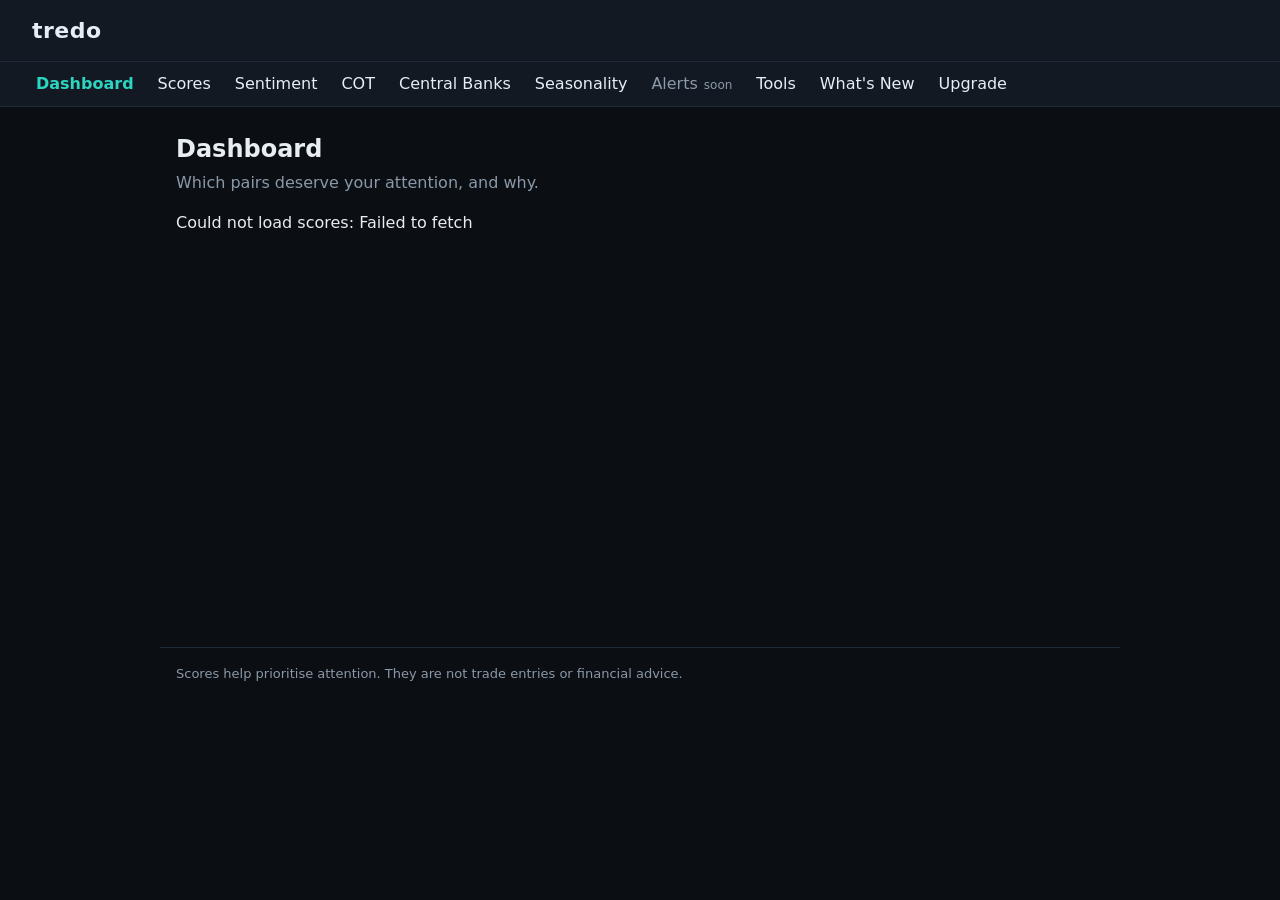
<file: index.html>
<!DOCTYPE html>
<html lang="en">
<head>
<meta charset="utf-8">
<meta name="viewport" content="width=device-width, initial-scale=1">
<title>tredo | Dashboard</title>
<link rel="stylesheet" href="css/tokens.css?v=4">
<link rel="stylesheet" href="css/app.css?v=4">
</head>
<body>
<div id="nav"></div>
<main>
  <h1>Dashboard</h1>
  <p class="sub">Which pairs deserve your attention, and why.</p>
  <div id="app">Loading scores...</div>
</main>
<div id="foot"></div>
<script src="js/nav.js?v=4"></script>
<script src="js/api.js?v=4"></script>
<script src="js/ui.js?v=4"></script>
<script src="js/dashboard.js?v=4"></script>
<script>loadDash();</script>
</body>
</html>
</file>
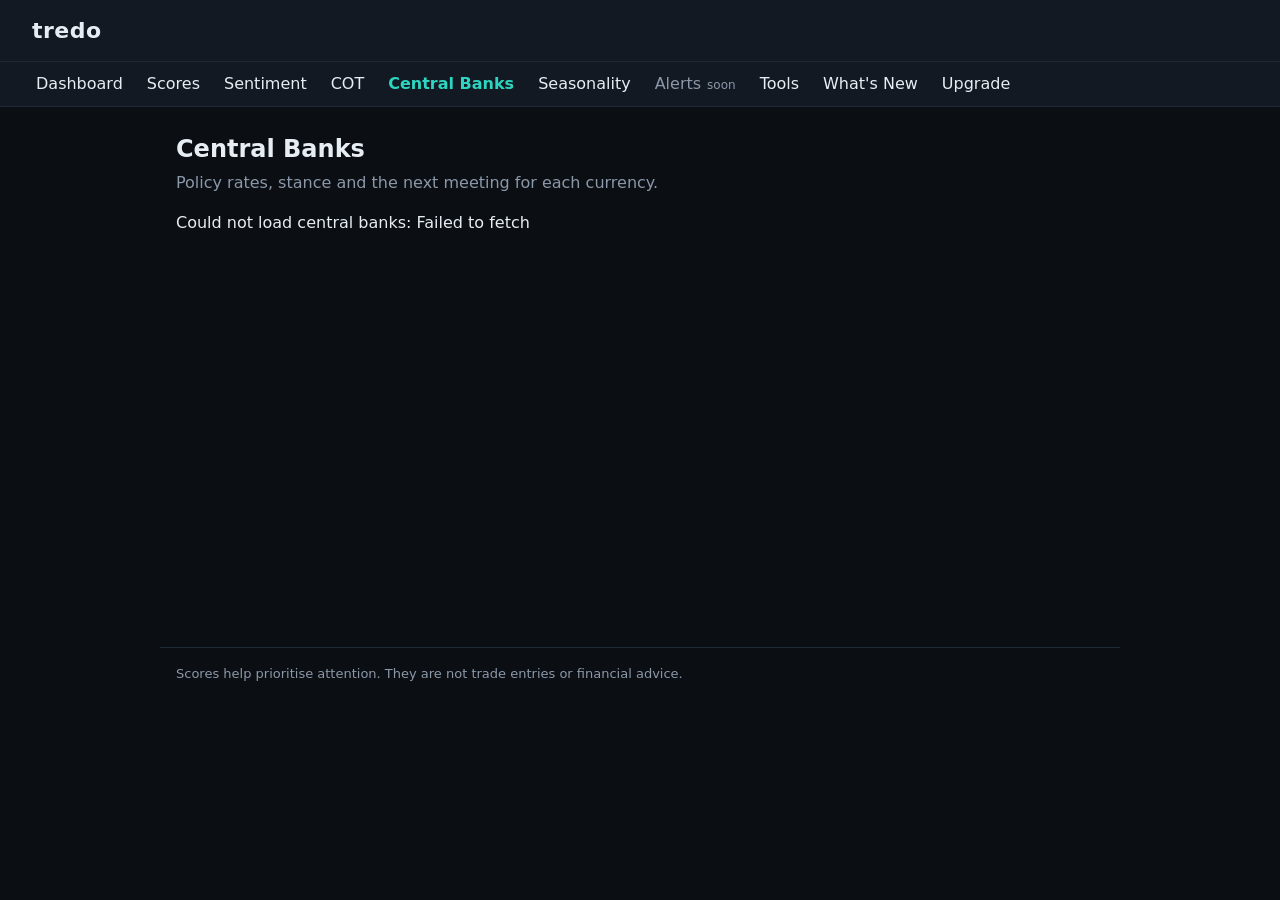
<file: central-banks.html>
<!DOCTYPE html>
<html lang="en">
<head>
<meta charset="utf-8">
<meta name="viewport" content="width=device-width, initial-scale=1">
<title>tredo | Central Banks</title>
<link rel="stylesheet" href="css/tokens.css?v=7">
<link rel="stylesheet" href="css/app.css?v=7">
</head>
<body>
<div id="nav"></div>
<main>
  <h1>Central Banks</h1>
  <p class="sub">Policy rates, stance and the next meeting for each currency.</p>
  <div id="app">Loading central banks...</div>
</main>
<div id="foot"></div>
<script src="js/nav.js?v=7"></script>
<script src="js/api.js?v=7"></script>
<script src="js/ui.js?v=7"></script>
<script src="js/banks.js?v=7"></script>
<script>loadBanks();</script>
</body>
</html>
</file>
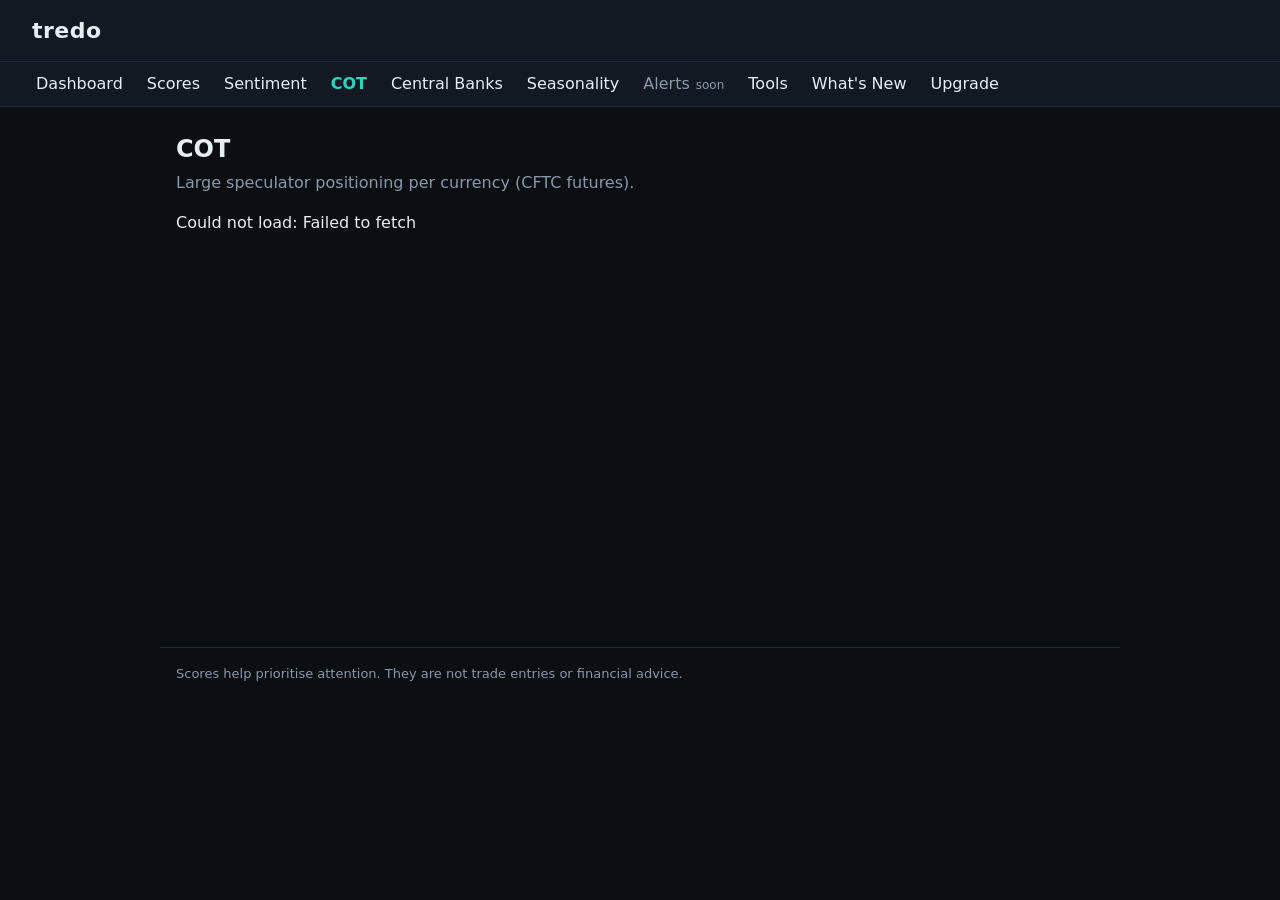
<file: cot.html>
<!DOCTYPE html>
<html lang="en">
<head>
<meta charset="utf-8">
<meta name="viewport" content="width=device-width, initial-scale=1">
<title>tredo | COT</title>
<link rel="stylesheet" href="css/tokens.css?v=8">
<link rel="stylesheet" href="css/app.css?v=8">
<link rel="stylesheet" href="css/scores.css?v=8">
</head>
<body>
<div id="nav"></div>
<main>
  <h1>COT</h1>
  <p class="sub">Large speculator positioning per currency (CFTC futures).</p>
  <div id="app">Loading...</div>
</main>
<div id="foot"></div>
<script src="js/nav.js?v=8"></script>
<script src="js/api.js?v=8"></script>
<script src="js/ui.js?v=8"></script>
<script>
function n0(v) { return v == null ? "n/a" : Number(v).toLocaleString("en-US"); }
async function go() {
  var a = document.getElementById("app");
  try {
    var r = await sb("cot?select=currency,report_date,longs,shorts,net,weekly_change,pct52&order=report_date.desc&limit=80");
    var d = r[0].report_date;
    var rows = r.filter(function (x) { return x.report_date === d; });
    rows.sort(function (p, q) { return q.pct52 - p.pct52; });
    var h = '<p class="note">Report date ' + esc(d) + ".</p>";
    h += '<div class="twrap"><table class="stbl"><thead><tr><th>Currency</th><th>Net</th><th>Week</th><th>52w pct</th></tr></thead><tbody>';
    rows.forEach(function (x) {
      h += "<tr><td><b>" + esc(x.currency) + '</b></td><td class="' + signClass(x.net) + '">' + n0(x.net) + '</td><td class="' + signClass(x.weekly_change) + '">' + n0(x.weekly_change) + "</td><td>" + (x.pct52 == null ? "n/a" : Math.round(x.pct52)) + "</td></tr>";
    });
    h += '</tbody></table></div><p class="note">Net = longs minus shorts. 52w pct = where net sits in its last 52 weeks (100 = most bullish). Data is released weekly with a delay.</p>';
    a.innerHTML = h;
  } catch (e) { a.textContent = "Could not load: " + e.message; }
}
go();
</script>
</body>
</html>
</file>
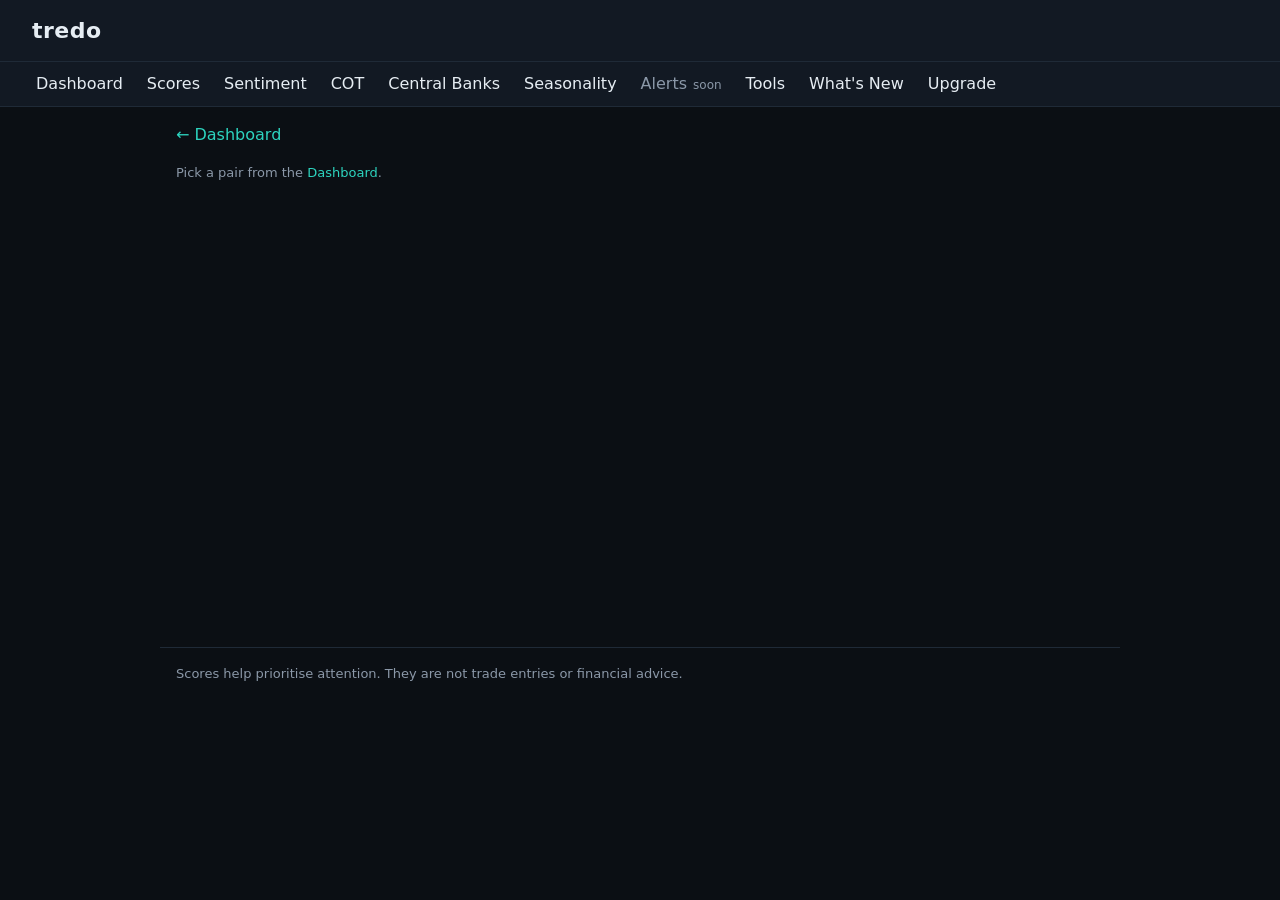
<file: pair.html>
<!DOCTYPE html>
<html lang="en">
<head>
<meta charset="utf-8">
<meta name="viewport" content="width=device-width, initial-scale=1">
<title>tredo | Pair</title>
<link rel="stylesheet" href="css/tokens.css?v=9">
<link rel="stylesheet" href="css/app.css?v=9">
<link rel="stylesheet" href="css/pair.css?v=9">
</head>
<body>
<div id="nav"></div>
<main>
  <p class="sub"><a href="index.html">&larr; Dashboard</a></p>
  <div id="app">Loading pair...</div>
  <div id="cotbox"></div>
</main>
<div id="foot"></div>
<script src="js/nav.js?v=9"></script>
<script src="js/api.js?v=9"></script>
<script src="js/ui.js?v=9"></script>
<script src="js/pair.js?v=9"></script>
<script src="js/cotchart.js?v=9"></script>
<script>loadPair();loadCot();</script>
</body>
</html>
</file>
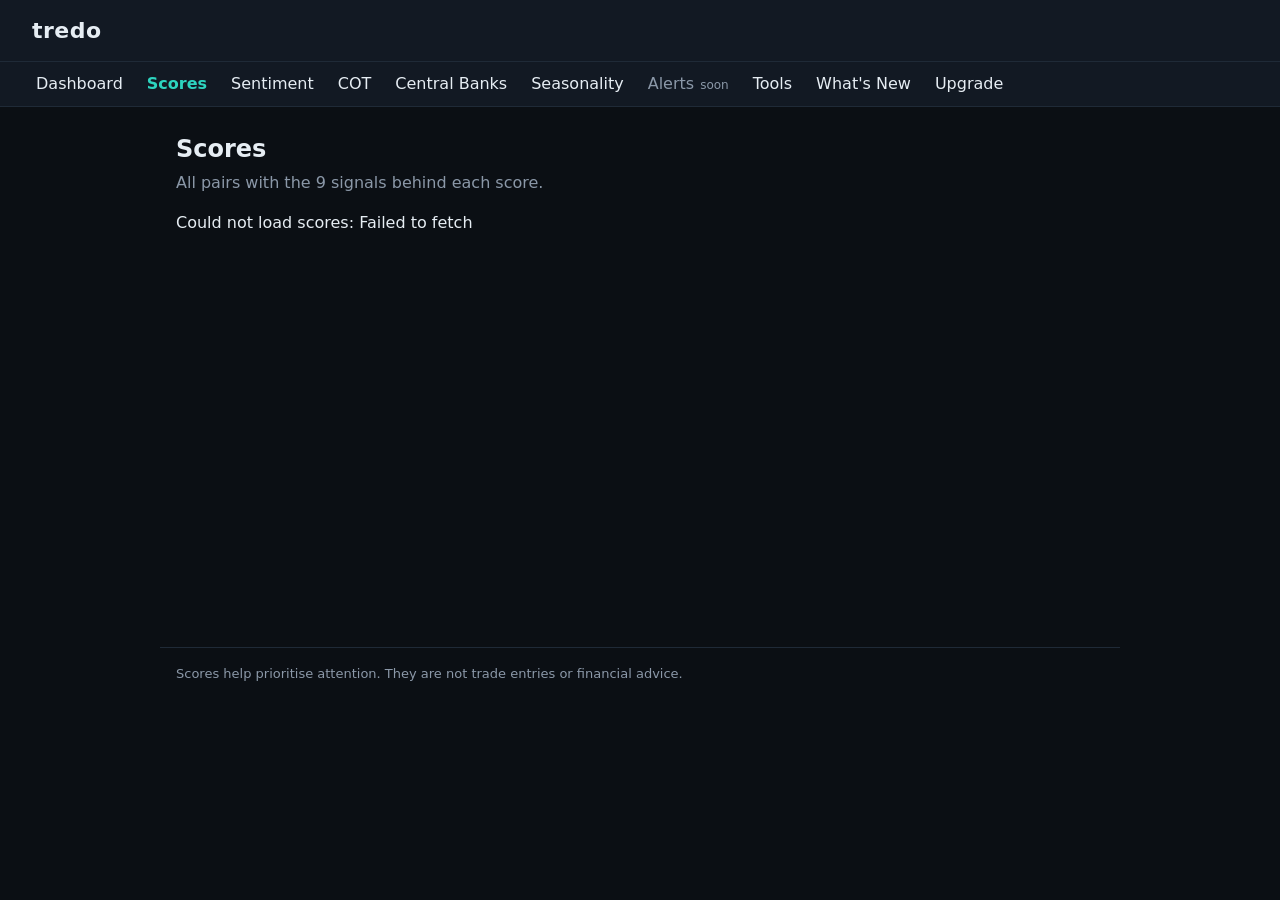
<file: scores.html>
<!DOCTYPE html>
<html lang="en">
<head>
<meta charset="utf-8">
<meta name="viewport" content="width=device-width, initial-scale=1">
<title>tredo | Scores</title>
<link rel="stylesheet" href="css/tokens.css?v=6">
<link rel="stylesheet" href="css/app.css?v=6">
<link rel="stylesheet" href="css/scores.css?v=6">
</head>
<body>
<div id="nav"></div>
<main>
  <h1>Scores</h1>
  <p class="sub">All pairs with the 9 signals behind each score.</p>
  <div id="app">Loading scores...</div>
</main>
<div id="foot"></div>
<script src="js/nav.js?v=6"></script>
<script src="js/api.js?v=6"></script>
<script src="js/ui.js?v=6"></script>
<script src="js/scores.js?v=6"></script>
<script>loadScores();</script>
</body>
</html>
</file>
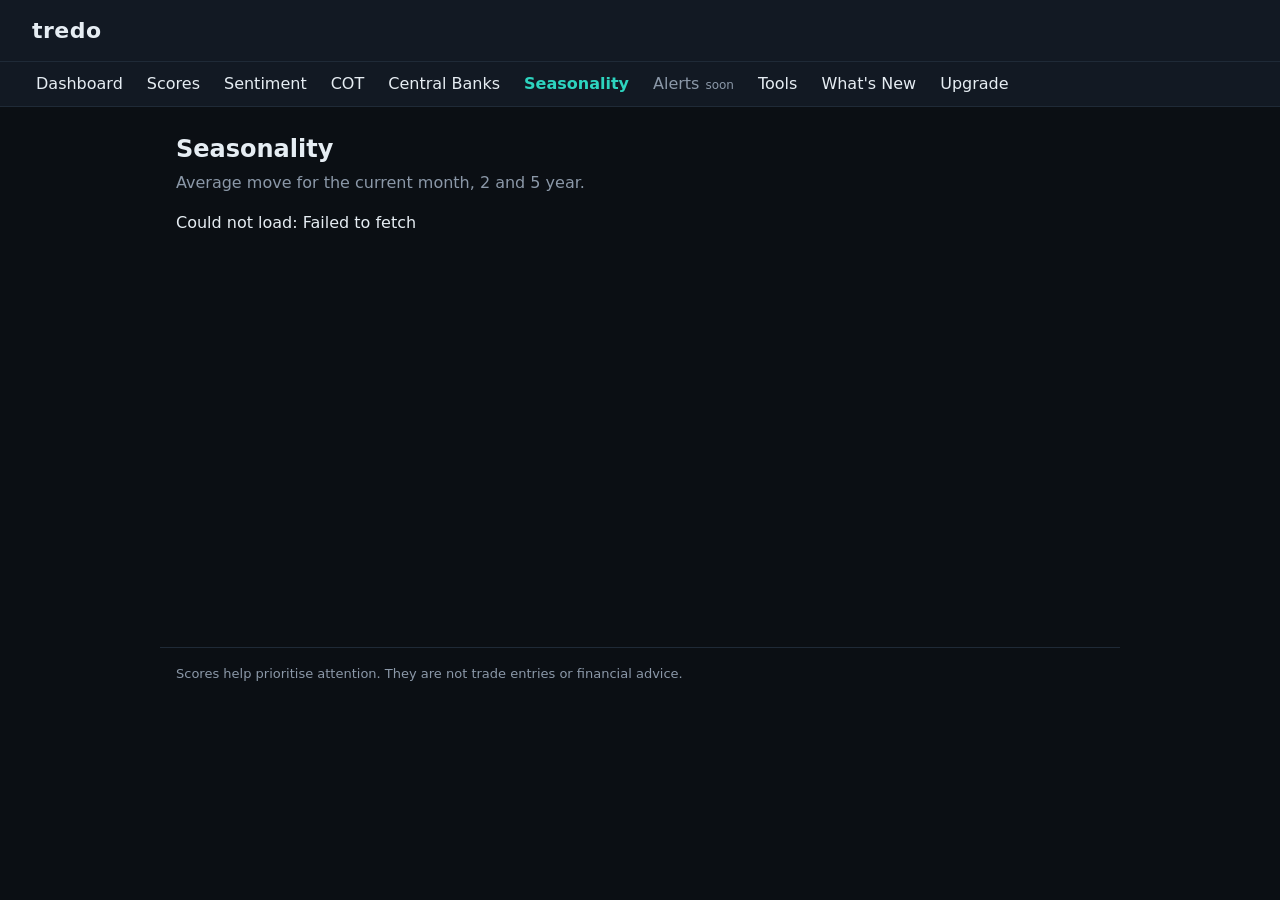
<file: seasonality.html>
<!DOCTYPE html>
<html lang="en">
<head>
<meta charset="utf-8">
<meta name="viewport" content="width=device-width, initial-scale=1">
<title>tredo | Seasonality</title>
<link rel="stylesheet" href="css/tokens.css?v=8">
<link rel="stylesheet" href="css/app.css?v=8">
<link rel="stylesheet" href="css/scores.css?v=8">
</head>
<body>
<div id="nav"></div>
<main>
  <h1>Seasonality</h1>
  <p class="sub">Average move for the current month, 2 and 5 year.</p>
  <div id="app">Loading...</div>
</main>
<div id="foot"></div>
<script src="js/nav.js?v=8"></script>
<script src="js/api.js?v=8"></script>
<script src="js/ui.js?v=8"></script>
<script>
function ss(a, b) {
  if (a == null || b == null || a * b <= 0) return 0;
  var m = Math.min(Math.abs(a), Math.abs(b)), s = a > 0 ? 1 : -1;
  return m >= 1 ? 2 * s : m >= 0.5 ? s : 0;
}
function f2(v) { return v == null ? "n/a" : (v > 0 ? "+" : "") + Number(v).toFixed(2); }
async function go() {
  var a = document.getElementById("app");
  var mo = new Date().getMonth() + 1;
  try {
    var r = await sb("seasonality?month=eq." + mo + "&select=pair,avg2y,avg5y,trend");
    var nm = ["", "January", "February", "March", "April", "May", "June", "July", "August", "September", "October", "November", "December"][mo];
    r.sort(function (p, q) { return Math.abs(ss(q.avg2y, q.avg5y)) - Math.abs(ss(p.avg2y, p.avg5y)); });
    var h = '<p class="note">' + nm + " averages.</p>";
    h += '<div class="twrap"><table class="stbl"><thead><tr><th>Pair</th><th>2Y avg</th><th>5Y avg</th><th>Signal</th></tr></thead><tbody>';
    r.forEach(function (x) {
      var s = ss(x.avg2y, x.avg5y);
      h += "<tr><td><b>" + esc(x.pair) + '</b></td><td class="' + signClass(x.avg2y) + '">' + f2(x.avg2y) + '</td><td class="' + signClass(x.avg5y) + '">' + f2(x.avg5y) + '</td><td class="' + signClass(s) + '">' + fmtScore(s) + "</td></tr>";
    });
    h += '</tbody></table></div><p class="note">Signal needs 2Y and 5Y to agree: both at 0.5 or more gives 1, both at 1.0 or more gives 2. Past patterns, not a forecast.</p>';
    a.innerHTML = h;
  } catch (e) { a.textContent = "Could not load: " + e.message; }
}
go();
</script>
</body>
</html>
</file>
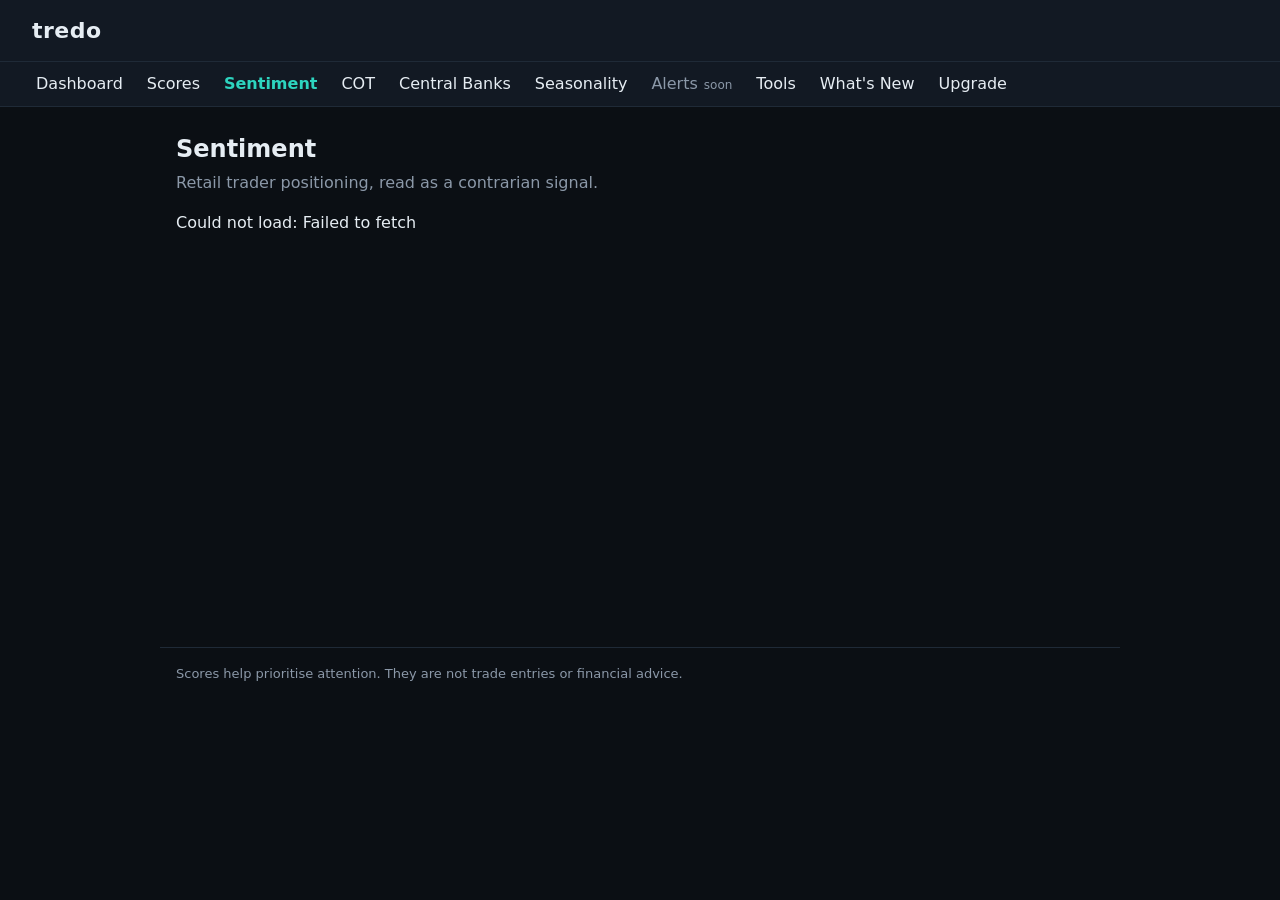
<file: sentiment.html>
<!DOCTYPE html>
<html lang="en">
<head>
<meta charset="utf-8">
<meta name="viewport" content="width=device-width, initial-scale=1">
<title>tredo | Sentiment</title>
<link rel="stylesheet" href="css/tokens.css?v=8">
<link rel="stylesheet" href="css/app.css?v=8">
<link rel="stylesheet" href="css/scores.css?v=8">
</head>
<body>
<div id="nav"></div>
<main>
  <h1>Sentiment</h1>
  <p class="sub">Retail trader positioning, read as a contrarian signal.</p>
  <div id="app">Loading...</div>
</main>
<div id="foot"></div>
<script src="js/nav.js?v=8"></script>
<script src="js/api.js?v=8"></script>
<script src="js/ui.js?v=8"></script>
<script>
function sg(p) { return p >= 70 ? -2 : p >= 58 ? -1 : p <= 30 ? 2 : p <= 42 ? 1 : 0; }
async function go() {
  var a = document.getElementById("app");
  try {
    var r = await sb("retail?select=pair,as_of,long_pct&order=as_of.desc&limit=200");
    var seen = {}, rows = [];
    r.forEach(function (x) { if (!seen[x.pair]) { seen[x.pair] = 1; rows.push(x); } });
    rows.sort(function (p, q) { return q.long_pct - p.long_pct; });
    var h = '<p class="note">As of ' + esc(rows[0].as_of) + '.</p><div class="twrap"><table class="stbl"><thead><tr><th>Pair</th><th>Long</th><th>Short</th><th>Signal</th></tr></thead><tbody>';
    rows.forEach(function (x) {
      var s = sg(x.long_pct);
      h += "<tr><td><b>" + esc(x.pair) + "</b></td><td>" + x.long_pct + "%</td><td>" + (100 - x.long_pct) + '%</td><td class="' + signClass(s) + '">' + fmtScore(s) + "</td></tr>";
    });
    h += '</tbody></table></div><p class="note">Signal: crowded longs (70%+) read bearish, crowded shorts (30% or less) read bullish. Source: Myfxbook community outlook.</p>';
    a.innerHTML = h;
  } catch (e) { a.textContent = "Could not load: " + e.message; }
}
go();
</script>
</body>
</html>
</file>
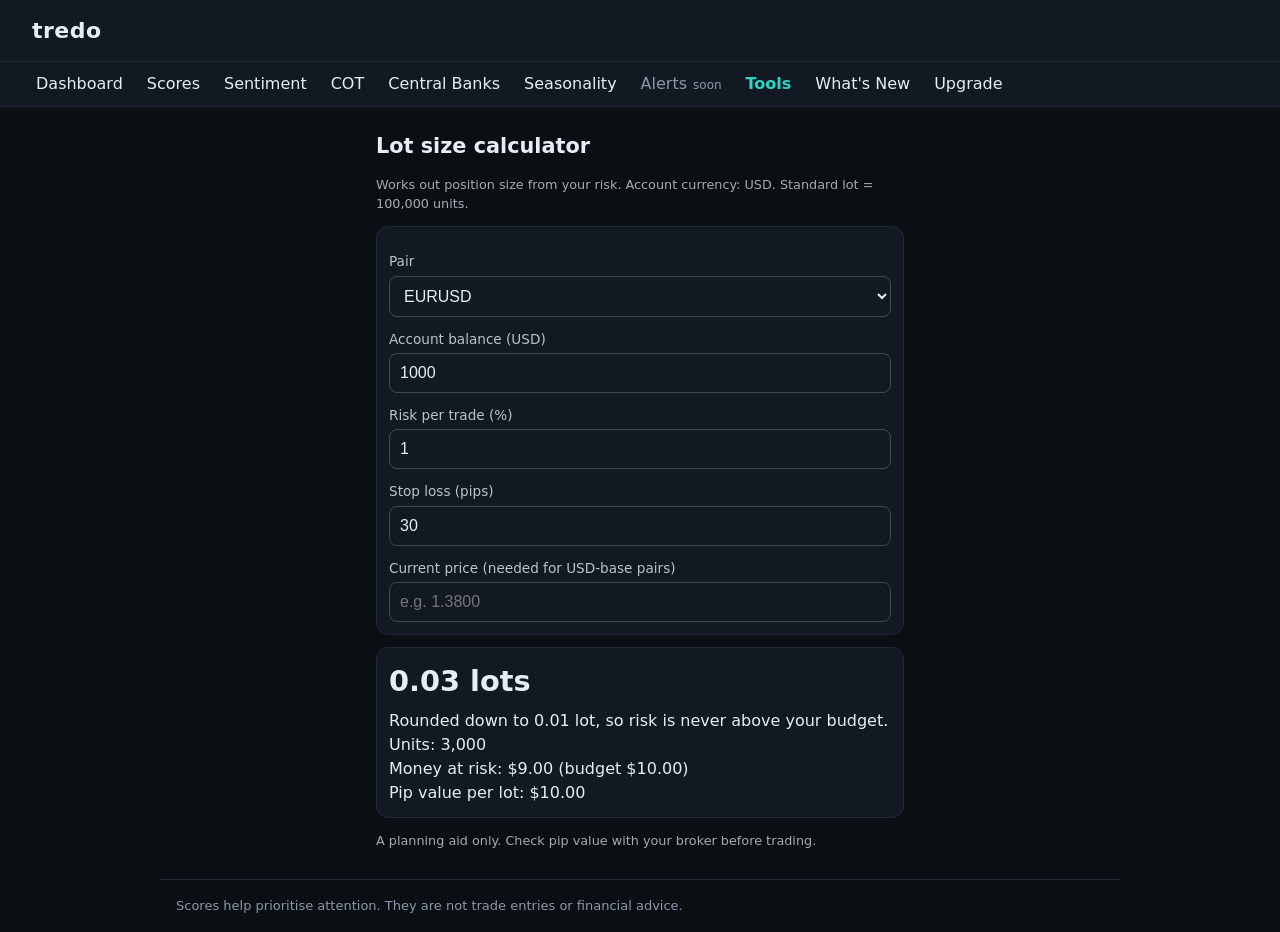
<file: tools.html>
<!DOCTYPE html>
<html lang="en">
<head>
<meta charset="utf-8">
<meta name="viewport" content="width=device-width, initial-scale=1">
<title>Tools - tredo</title>
<link rel="stylesheet" href="css/tokens.css?v=12">
<link rel="stylesheet" href="css/app.css?v=12">
<link rel="stylesheet" href="css/tools.css?v=12">
</head>
<body>
<div id="nav"></div>
<main class="tools">
<h1>Lot size calculator</h1>
<p class="hint">Works out position size from your risk. Account currency: USD. Standard lot = 100,000 units.</p>
<div class="card">
<label>Pair</label>
<select id="pair">
<option>EURUSD</option><option>GBPUSD</option><option>AUDUSD</option><option>NZDUSD</option>
<option>USDJPY</option><option>USDCAD</option><option>USDCHF</option>
</select>
<label>Account balance (USD)</label>
<input id="bal" type="number" inputmode="decimal" value="1000">
<label>Risk per trade (%)</label>
<input id="risk" type="number" inputmode="decimal" value="1">
<label>Stop loss (pips)</label>
<input id="sl" type="number" inputmode="decimal" value="30">
<label>Current price (needed for USD-base pairs)</label>
<input id="price" type="number" inputmode="decimal" placeholder="e.g. 1.3800">
</div>
<div class="card" id="out">Enter your numbers.</div>
<p class="hint">A planning aid only. Check pip value with your broker before trading.</p>
</main>
<div id="foot"></div>
<script src="js/nav.js?v=12"></script>
<script src="js/tools.js?v=12"></script>
</body>
</html>
</file>
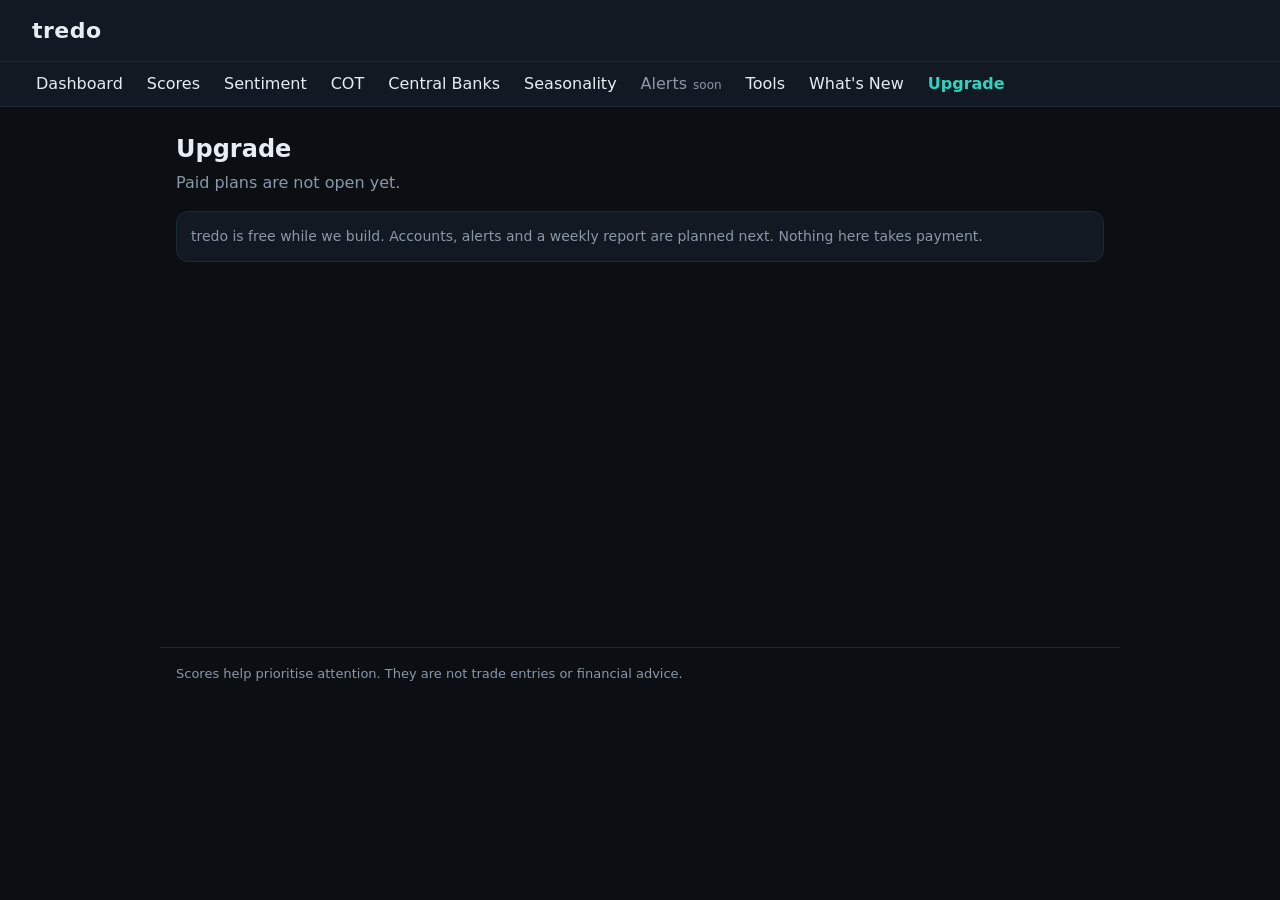
<file: upgrade.html>
<!DOCTYPE html>
<html lang="en">
<head>
<meta charset="utf-8">
<meta name="viewport" content="width=device-width, initial-scale=1">
<title>tredo | Upgrade</title>
<link rel="stylesheet" href="css/tokens.css?v=10">
<link rel="stylesheet" href="css/app.css?v=10">
</head>
<body>
<div id="nav"></div>
<main>
  <h1>Upgrade</h1>
  <p class="sub">Paid plans are not open yet.</p>
  <div class="card">
    <p class="reason">tredo is free while we build. Accounts, alerts and a weekly report are planned next. Nothing here takes payment.</p>
  </div>
</main>
<div id="foot"></div>
<script src="js/nav.js?v=10"></script>
</body>
</html>
</file>
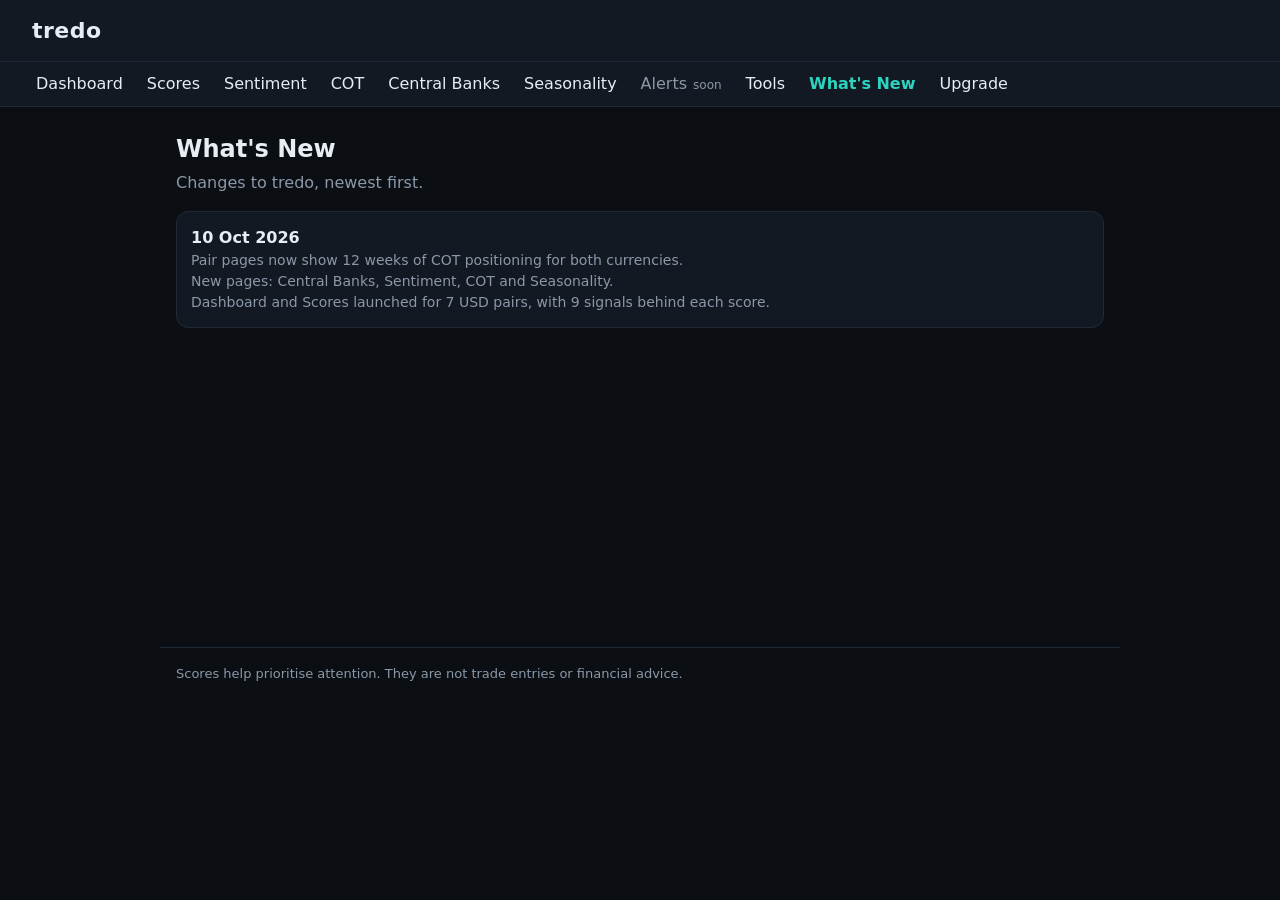
<file: whats-new.html>
<!DOCTYPE html>
<html lang="en">
<head>
<meta charset="utf-8">
<meta name="viewport" content="width=device-width, initial-scale=1">
<title>tredo | What's New</title>
<link rel="stylesheet" href="css/tokens.css?v=10">
<link rel="stylesheet" href="css/app.css?v=10">
</head>
<body>
<div id="nav"></div>
<main>
  <h1>What's New</h1>
  <p class="sub">Changes to tredo, newest first.</p>
  <div class="card"><b>10 Oct 2026</b>
    <p class="reason">Pair pages now show 12 weeks of COT positioning for both currencies.</p>
    <p class="reason">New pages: Central Banks, Sentiment, COT and Seasonality.</p>
    <p class="reason">Dashboard and Scores launched for 7 USD pairs, with 9 signals behind each score.</p>
  </div>
</main>
<div id="foot"></div>
<script src="js/nav.js?v=10"></script>
</body>
</html>
</file>
<file: css/tokens.css>
:root {
  --bg: #0b0f14;
  --panel: #121923;
  --line: #1f2a37;
  --text: #e6edf3;
  --muted: #8b98a8;
  --accent: #2dd4bf;
  --bull: #22c55e;
  --bear: #ef4444;
  --flat: #94a3b8;
  --warn: #f59e0b;
  --radius: 12px;
  --font: system-ui, -apple-system, "Segoe UI", Roboto, sans-serif;
}
</file>
<file: css/app.css>
* { box-sizing: border-box; }
html { -webkit-text-size-adjust: 100%; }
body {
  margin: 0;
  background: var(--bg);
  color: var(--text);
  font-family: var(--font);
  line-height: 1.5;
}
a { color: var(--accent); text-decoration: none; }
.bar {
  display: flex;
  align-items: center;
  justify-content: space-between;
  padding: 12px 16px;
  border-bottom: 1px solid var(--line);
  background: var(--panel);
}
.brand { font-size: 22px; font-weight: 700; color: var(--text); letter-spacing: 0.5px; }
#menuBtn {
  background: transparent;
  color: var(--text);
  border: 1px solid var(--line);
  border-radius: 8px;
  padding: 8px 14px;
  font-size: 15px;
}
.menu { display: none; background: var(--panel); border-bottom: 1px solid var(--line); }
.menu.open { display: block; }
.nav-item { display: block; padding: 12px 16px; color: var(--text); border-top: 1px solid var(--line); }
.nav-item.active { color: var(--accent); font-weight: 600; }
.nav-item.soon { color: var(--muted); }
.nav-item small { margin-left: 6px; font-size: 12px; }
main { max-width: 960px; margin: 0 auto; padding: 16px; min-height: 60vh; }
h1 { font-size: 24px; margin: 8px 0 4px; }
h2 { font-size: 17px; margin: 20px 0 4px; }
.sub { color: var(--muted); margin: 0 0 16px; }
.card {
  background: var(--panel);
  border: 1px solid var(--line);
  border-radius: var(--radius);
  padding: 14px;
  margin-bottom: 12px;
}
.foot {
  max-width: 960px;
  margin: 0 auto;
  padding: 16px;
  color: var(--muted);
  font-size: 13px;
  border-top: 1px solid var(--line);
}
.pairs { display: grid; grid-template-columns: 1fr; gap: 12px; }
.pairs .card { margin-bottom: 0; }
.ptop { display: flex; justify-content: space-between; align-items: baseline; }
.pname { font-size: 18px; font-weight: 700; }
.pscore { font-size: 26px; font-weight: 700; }
.plabel { font-size: 15px; font-weight: 600; margin: 2px 0 8px; }
.bull { color: var(--up, #2ecc9a); }
.bear { color: var(--down, #ff6b6b); }
.neu { color: var(--muted); }
.badges { display: flex; flex-wrap: wrap; gap: 6px; margin-bottom: 8px; }
.badge {
  font-size: 12px;
  padding: 2px 8px;
  border: 1px solid var(--line);
  border-radius: 999px;
  color: var(--muted);
}
.badge.t1 { color: var(--accent); border-color: var(--accent); }
.reason { font-size: 14px; color: var(--muted); margin: 0; }
.strip { display: flex; flex-wrap: wrap; gap: 8px; margin-bottom: 8px; }
.chip {
  flex: 1 1 70px;
  text-align: center;
  padding: 8px 6px;
  border: 1px solid var(--line);
  border-radius: 8px;
  background: var(--panel);
}
.chip b { display: block; font-size: 13px; }
.chip span { font-size: 18px; font-weight: 700; }
.note { font-size: 13px; color: var(--muted); margin: 0 0 12px; }
@media (min-width: 760px) {
  .bar { padding: 14px 32px; }
  #menuBtn { display: none; }
  .menu { display: flex; flex-wrap: wrap; padding: 0 24px; }
  .nav-item { border-top: 0; padding: 10px 12px; }
  .pairs { grid-template-columns: 1fr 1fr; }
}
</file>
<file: css/scores.css>
.twrap { overflow-x: auto; -webkit-overflow-scrolling: touch; margin-bottom: 8px; border: 1px solid var(--line); border-radius: var(--radius); }
.stbl { border-collapse: collapse; width: 100%; min-width: 640px; font-size: 14px; background: var(--panel); }
.stbl th { text-align: center; font-size: 12px; font-weight: 600; color: var(--muted); padding: 10px 8px; border-bottom: 1px solid var(--line); white-space: nowrap; }
.stbl td { text-align: center; padding: 10px 8px; border-bottom: 1px solid var(--line); white-space: nowrap; }
.stbl tr:last-child td { border-bottom: 0; }
.stbl th:first-child, .stbl td:first-child { text-align: left; position: sticky; left: 0; background: var(--panel); border-right: 1px solid var(--line); }
.tl { font-size: 12px; font-weight: 600; }
</file>
<file: css/pair.css>
<!DOCTYPE html>
<html lang="en">
<head>
<meta charset="utf-8">
<meta name="viewport" content="width=device-width, initial-scale=1">
<title>tredo | Dashboard</title>
<link rel="stylesheet" href="css/tokens.css?v=6">
<link rel="stylesheet" href="css/app.css?v=6">
<link rel="stylesheet" href="css/pair.css?v=6">
</head>
<body>
<div id="nav"></div>
<main>
  <h1>Dashboard</h1>
  <p class="sub">Which pairs deserve your attention, and why.</p>
  <div id="app">Loading scores...</div>
</main>
<div id="foot"></div>
<script src="js/nav.js?v=6"></script>
<script src="js/api.js?v=6"></script>
<script src="js/ui.js?v=6"></script>
<script src="js/dashboard.js?v=6"></script>
<script>loadDash();</script>
</body>
</html>
</file>
<file: css/tools.css>
main.tools { box-sizing: border-box; width: 100%; max-width: 560px; margin-left: auto; margin-right: auto; padding: 16px; float: none; }
.tools h1 { font-size: 1.3rem; margin: 8px 0; }
.tools label { display: block; margin: 12px 0 4px; font-size: 0.85rem; opacity: 0.8; }
.tools input, .tools select {
  width: 100%; box-sizing: border-box; padding: 10px; font-size: 16px;
  background: transparent; color: inherit;
  border: 1px solid rgba(128, 128, 128, 0.45); border-radius: 8px;
}
.tools select option { color: #000; }
.tools .card { box-sizing: border-box; width: 100%; max-width: 100%; margin: 12px 0; padding: 12px; }
.tools .big { font-size: 1.8rem; font-weight: 700; margin-bottom: 6px; }
.tools .hint { font-size: 0.8rem; opacity: 0.7; }
</file>
